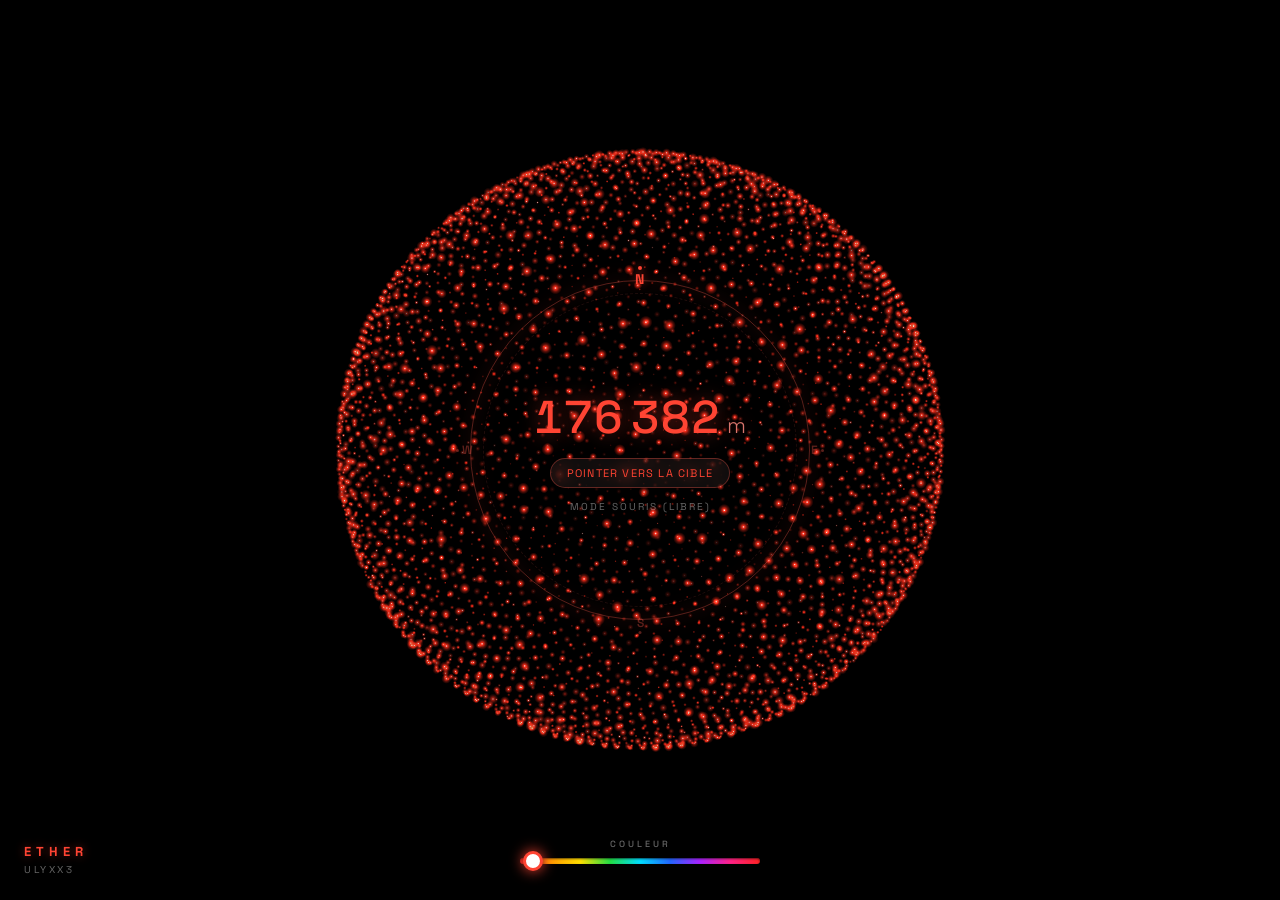
<file: index.html>
<!DOCTYPE html>
<html lang="fr">
<head>
    <meta charset="UTF-8">
    <meta name="viewport" content="width=device-width, initial-scale=1.0, maximum-scale=1.0, user-scalable=no">
    <title>Boussole Éthérée</title>
    
    <!-- Typographie moderne Space Grotesk pour un rendu minimaliste et futuriste -->
    <link rel="preconnect" href="https://fonts.googleapis.com">
    <link rel="preconnect" href="https://fonts.gstatic.com" crossorigin>
    <link href="https://fonts.googleapis.com/css2?family=Space+Grotesk:wght@300;400;500;700&display=swap" rel="stylesheet">
    
    <!-- Feuille de style principale -->
    <link rel="stylesheet" href="style.css?v=8">
</head>
<body>

    <!-- Canvas 2D plein écran pour la nébuleuse 3D de particules -->
    <canvas id="nebula-canvas" aria-hidden="true"></canvas>

    <!-- Vignette radiale sombre pour donner une impression de profondeur spatiale -->
    <div class="nebula-vignette" aria-hidden="true"></div>

    <!-- Signature en bas à gauche cliquable avec liens GitHub -->
    <div class="nebula-info" aria-label="Crédits et liens GitHub">
        <a href="https://github.com/lilouhldmnn" target="_blank" rel="noopener noreferrer" class="info-title" title="Profil GitHub de lilouhldmnn">ETHER</a>
        <a href="https://github.com/Ulyxx3" target="_blank" rel="noopener noreferrer" class="info-author" title="Profil GitHub de Ulyxx3">ULYXX3</a>
    </div>

    <!-- Cercle de la boussole fixé au centre exact de l'écran -->
    <div class="compass" id="compassContainer" role="region" aria-label="Boussole d'orientation">
        
        <!-- Cadran STRICTEMENT FIXE avec les 4 points cardinaux (N, E, S, W) -->
        <div class="compass-dial static-dial" id="compassDial" aria-hidden="true">
            <!-- Repère Nord (0° / Haut) -->
            <div class="cardinal cardinal-north">
                <span class="cardinal-indicator"></span>
                <span class="cardinal-label">N</span>
            </div>
            
            <!-- Repère Est (90° / Droite) -->
            <div class="cardinal cardinal-east">
                <span class="cardinal-label">E</span>
                <span class="cardinal-indicator"></span>
            </div>

            <!-- Repère Sud (180° / Bas) -->
            <div class="cardinal cardinal-south">
                <span class="cardinal-label">S</span>
                <span class="cardinal-indicator"></span>
            </div>

            <!-- Repère Ouest (270° / Gauche) -->
            <div class="cardinal cardinal-west">
                <span class="cardinal-indicator"></span>
                <span class="cardinal-label">W</span>
            </div>
        </div>

        <!-- Anneau géométrique statique avec lueur dynamique -->
        <div class="compass-circle"></div>

        <!-- Coeur de la boussole : affichage minimaliste du nombre de mètres jusqu'à la cible -->
        <div class="compass-core">
            <div id="distance" title="Distance jusqu'à la cible">
                <span id="distance-val">--</span><span class="unit">m</span>
            </div>
            
            <!-- Bouton de bascule de mode -->
            <button id="enableCompass" class="btn-activate">Pointer vers la cible</button>
            
            <!-- Statut discret -->
            <div id="gps-status" class="gps-status">Mode Veille</div>
        </div>

        <!-- Flèche géométrique invisible servant d'axe de repère -->
        <div class="arrow" aria-hidden="true"></div>
    </div>

    <!-- Slider de couleur situé en bas de la boussole -->
    <div class="slider-container" aria-label="Réglage de la couleur">
        <div class="slider-label">COULEUR</div>
        <div class="slider-track-wrap">
            <input 
                type="range" 
                id="colorSlider" 
                min="0" 
                max="360" 
                value="5" 
                step="1"
                aria-label="Changer la couleur de la nébuleuse et de la boussole"
            >
        </div>
    </div>

    <!-- Scripts de l'application -->
    <script src="dual.js?v=8"></script>
    <script src="nebula.js?v=8"></script>

</body>
</html>
</file>
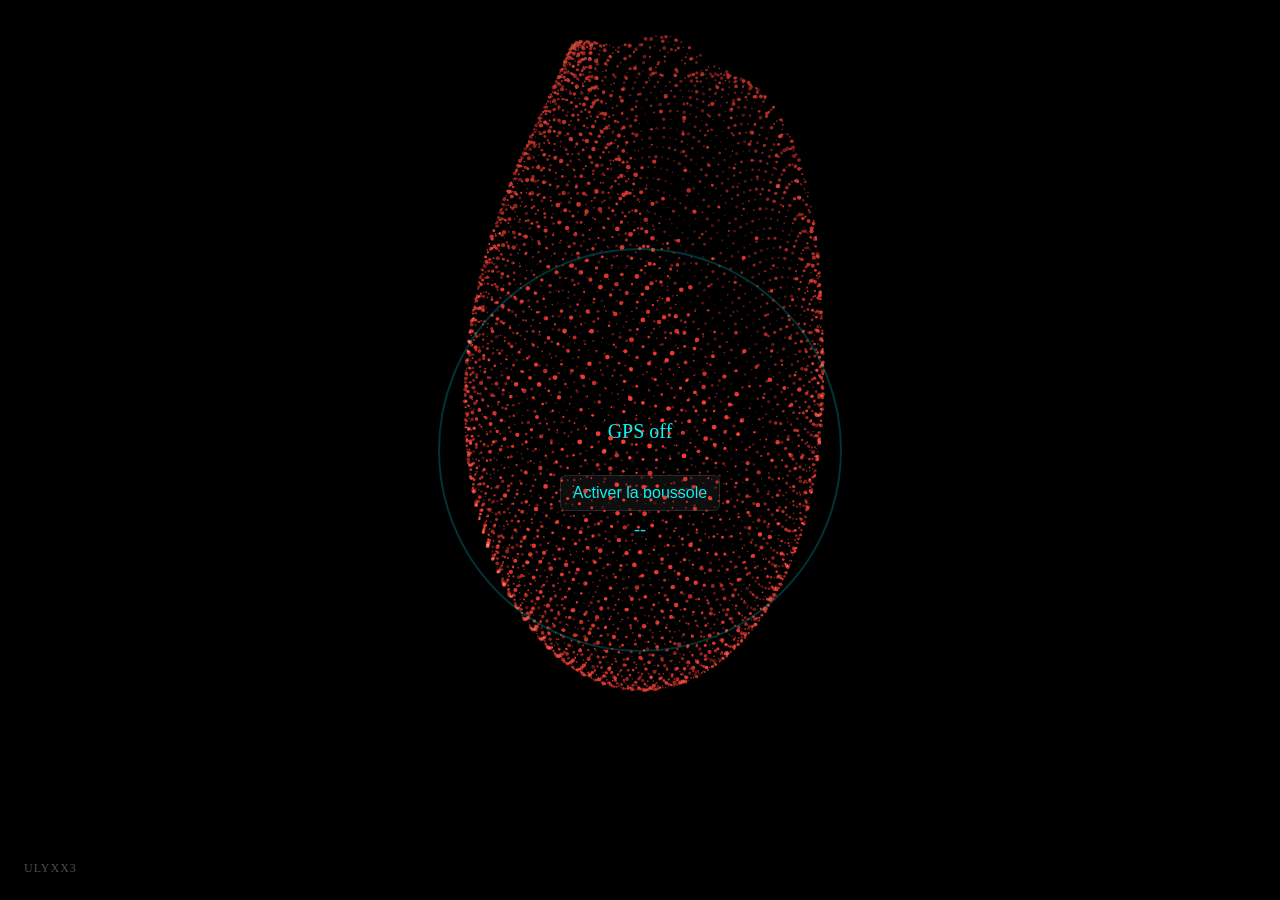
<file: archive/recent/index.html>
<!DOCTYPE html>
    <html lang="fr">
    <head>
        <meta charset="UTF-8">
        <meta name="viewport" content="width=device-width, initial-scale=1.0">
        <title>Boussole</title>
        <link rel="stylesheet" href="style.css">
        <!-- Nebula styles moved to style.css -->
    </head>
    <body>
    
        <div id="distance">-- m</div>
        <canvas id="nebula-canvas"></canvas>
        <div class="nebula-vignette"></div>
        <div class="nebula-info">Ulyxx3</div>
        <div class="compass">
            <div class="arrow"></div>
            <div class="compass-circle"></div>
        </div>
        <div class="info">
            <button id="enableCompass">Activer la boussole</button>
            <div id="heading">--</div>
            <pre id="debug" style="display:none; font-size: 10px; max-width: 300px;"></pre>
        </div>
            <script>
            // Load dual.js for GPS-only compass
            const script = document.createElement('script');
            script.src = 'dual.js';
            script.defer = true;
            document.body.appendChild(script);
            </script>
            <script src="nebula.js" defer></script>
    </body>
    </html>
</file>
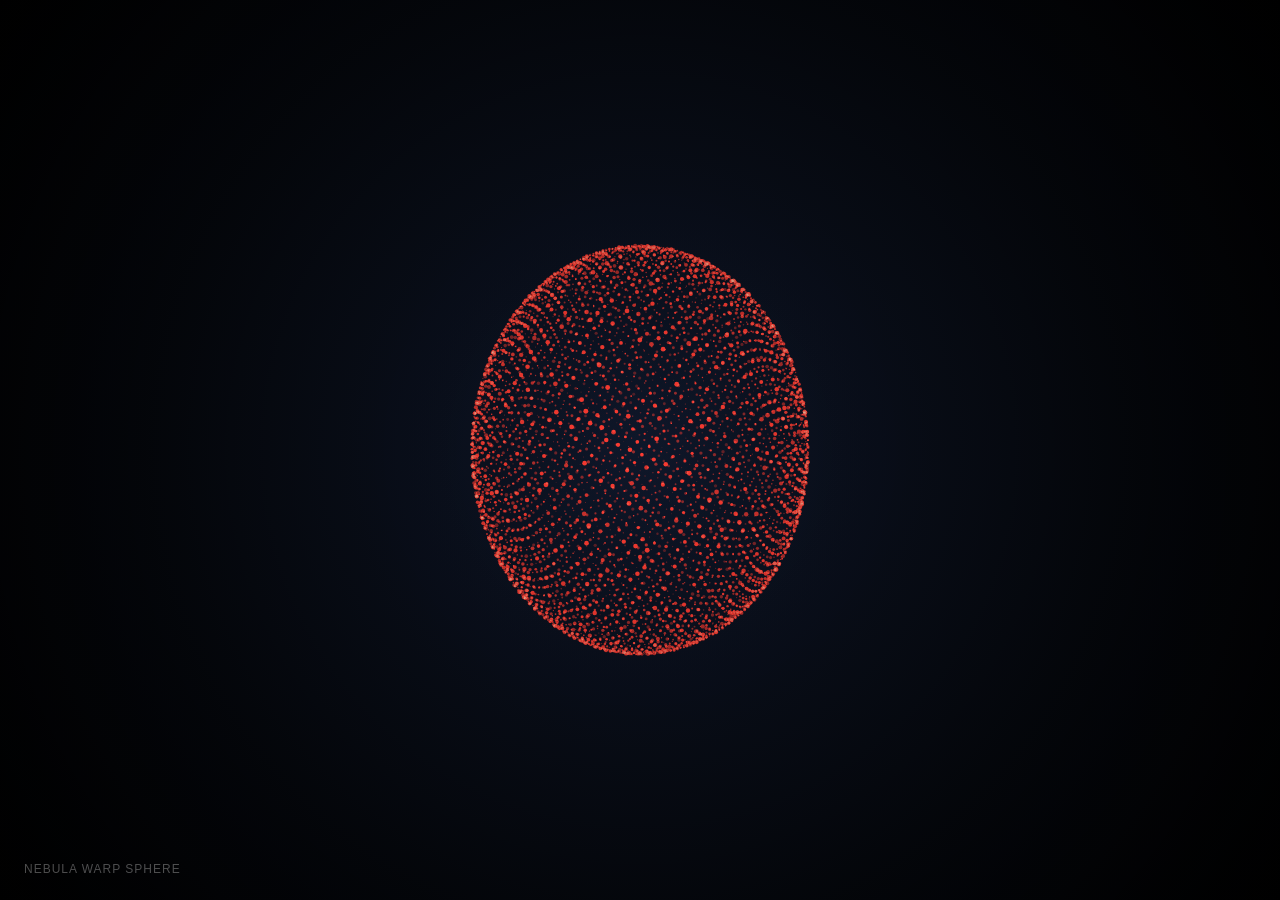
<file: archive/nebula-sphere-project.html>
<!DOCTYPE html>
<html lang="en">
<head>
    <meta charset="UTF-8">
    <meta name="viewport" content="width=device-width, initial-scale=1, maximum-scale=1, user-scalable=0">
    <style>
        body { 
            margin: 0; 
            padding: 0; 
            overflow: hidden; 
            background-color: #000;
            background: radial-gradient(circle at center, #0f172a 0%, #000 100%);
            font-family: -apple-system, BlinkMacSystemFont, "Segoe UI", Roboto, sans-serif;
        }
        canvas { 
            display: block; 
            width: 100vw; 
            height: 100vh;
            touch-action: none; 
            position: relative;
            z-index: 10;
        }
        .info {
            position: absolute;
            bottom: 24px;
            left: 24px;
            color: rgba(255, 255, 255, 0.3);
            font-size: 12px;
            letter-spacing: 1px;
            text-transform: uppercase;
            pointer-events: none;
            user-select: none;
            z-index: 20;
        }
        .vignette {
            position: absolute;
            inset: 0;
            pointer-events: none;
            background: radial-gradient(circle at center, transparent 0%, black 100%);
            opacity: 0.6;
            z-index: 15;
        }
    </style>
</head>
<body>
    <canvas id="nebula-canvas"></canvas>
    <div class="vignette"></div>
    <div class="info">Nebula Warp Sphere</div>
    <script>
    
(function() {
  class NebulaSphere {
    constructor(canvasId, options = {}) {
      this.canvas = document.getElementById(canvasId);
      if (!this.canvas) {
        console.error('Canvas not found:', canvasId);
        return;
      }
      
      // Merge defaults with user options
      this.config = { ...{"particleCount":5000,"baseRadius":200,"interactionRadius":1500,"warpStrength":6,"rotationSpeed":0.15,"colorTheme":"fire","hoverType":"attract"}, ...options };
      this.ctx = this.canvas.getContext('2d');
      this.particles = [];
      this.mouse = { x: 0, y: 0, isActive: false };
      
      // Physics Constants
      this.SPRING = 0.05;
      this.FRICTION = 0.90;
      this.Z_PERSPECTIVE = 800;
      
      this.init();
      this.bindEvents();
      this.animate();
    }

    init() {
      this.resize();
      this.particles = [];
      const { particleCount, baseRadius } = this.config;
      
      for (let i = 0; i < particleCount; i++) {
        // Spherical distribution
        const phi = Math.acos(1 - 2 * (i + 0.5) / particleCount);
        const theta = Math.PI * (1 + Math.sqrt(5)) * i;
        
        const x = baseRadius * Math.sin(phi) * Math.cos(theta);
        const y = baseRadius * Math.sin(phi) * Math.sin(theta);
        const z = baseRadius * Math.cos(phi);
        
        this.particles.push({
          baseX: x, baseY: y, baseZ: z,
          x: x, y: y, z: z,
          vx: 0, vy: 0, vz: 0,
          size: Math.random() * 1.5 + 0.5,
          alpha: Math.random() * 0.5 + 0.5
        });
      }
    }

    resize() {
      const dpr = window.devicePixelRatio || 1;
      const width = window.innerWidth;
      const height = window.innerHeight;
      
      this.canvas.width = width * dpr;
      this.canvas.height = height * dpr;
      this.canvas.style.width = width + 'px';
      this.canvas.style.height = height + 'px';
    }

    bindEvents() {
      window.addEventListener('resize', () => this.resize());
      
      const onMove = (e) => {
        const rect = this.canvas.getBoundingClientRect();
        const clientX = e.touches ? e.touches[0].clientX : e.clientX;
        const clientY = e.touches ? e.touches[0].clientY : e.clientY;
        this.mouse.x = clientX - rect.left;
        this.mouse.y = clientY - rect.top;
        this.mouse.isActive = true;
      };
      
      const onLeave = () => { this.mouse.isActive = false; };
      
      this.canvas.addEventListener('mousemove', onMove);
      this.canvas.addEventListener('touchmove', onMove, { passive: false });
      this.canvas.addEventListener('mouseleave', onLeave);
      this.canvas.addEventListener('touchend', onLeave);
    }

    animate() {
      const width = this.canvas.width;
      const height = this.canvas.height;
      const cx = width / 2;
      const cy = height / 2;
      
      this.ctx.clearRect(0, 0, width, height);
      this.ctx.globalCompositeOperation = 'lighter';
      
      // Theme Colors
      let r=180, g=200, b=255;
      if (this.config.colorTheme === 'purple') { r=200; g=100; b=255; }
      else if (this.config.colorTheme === 'fire') { r=255; g=60; b=50; }
      else if (this.config.colorTheme === 'white') { r=220; g=220; b=220; }
      
      const time = Date.now() * 0.001 * this.config.rotationSpeed;
      
      // Mouse Rotation Influence
      const mouseRelX = (this.mouse.x * (width / this.canvas.offsetWidth)) - cx;
      const mouseRelY = (this.mouse.y * (height / this.canvas.offsetHeight)) - cy;
      const rotX = this.mouse.isActive ? mouseRelY * 0.0001 : 0;
      const rotY = this.mouse.isActive ? mouseRelX * 0.0001 : 0;

      this.particles.forEach(p => {
        // 1. Rotation
        let tx = p.baseX * Math.cos(time) - p.baseZ * Math.sin(time);
        let tz = p.baseX * Math.sin(time) + p.baseZ * Math.cos(time);
        let ty = p.baseY;

        // Mouse Tilt
        if (this.mouse.isActive) {
          let mx = tx * Math.cos(rotY) - tz * Math.sin(rotY);
          let mz = tx * Math.sin(rotY) + tz * Math.cos(rotY);
          tx = mx; tz = mz;
          let my = ty * Math.cos(rotX) - tz * Math.sin(rotX);
          mz = ty * Math.sin(rotX) + tz * Math.cos(rotX);
          ty = my; tz = mz;
        }

        // 2. Physics (Spring)
        p.vx += (tx - p.x) * this.SPRING;
        p.vy += (ty - p.y) * this.SPRING;
        p.vz += (tz - p.z) * this.SPRING;

        // 3. Interaction
        const scale = this.Z_PERSPECTIVE / (this.Z_PERSPECTIVE + p.z);
        const sx = cx + p.x * scale;
        const sy = cy + p.y * scale;

        if (this.mouse.isActive) {
           const dx = sx - (this.mouse.x * (width/this.canvas.offsetWidth));
           const dy = sy - (this.mouse.y * (height/this.canvas.offsetHeight));
           const dist = Math.sqrt(dx*dx + dy*dy);
           
           if (dist < this.config.interactionRadius) {
             const force = (this.config.interactionRadius - dist) / this.config.interactionRadius;
             const angle = Math.atan2(dy, dx);
             
             let fx=0, fy=0, fz=0;
             const str = this.config.warpStrength;
             
             if (this.config.hoverType === 'attract') {
                fx = -Math.cos(angle) * force * str;
                fy = -Math.sin(angle) * force * str;
                fz = force * str * 0.5;
             } else if (this.config.hoverType === 'swirl') {
                fx = -Math.sin(angle) * force * str;
                fy = Math.cos(angle) * force * str;
             } else {
                // Repel
                fx = Math.cos(angle) * force * str;
                fy = Math.sin(angle) * force * str;
                fz = -force * str * 0.5;
             }
             
             p.vx += fx; p.vy += fy; p.vz += fz;
           }
        }

        // Apply
        p.x += p.vx; p.y += p.vy; p.z += p.vz;
        p.vx *= this.FRICTION; p.vy *= this.FRICTION; p.vz *= this.FRICTION;

        // 4. Draw
        const finalScale = this.Z_PERSPECTIVE / (this.Z_PERSPECTIVE + p.z);
        if (p.z > -this.Z_PERSPECTIVE + 10 && finalScale > 0) {
           const alpha = Math.min(1, Math.max(0.1, (finalScale * p.alpha) - (p.z/1000)));
           this.ctx.beginPath();
           this.ctx.arc(cx + p.x * finalScale, cy + p.y * finalScale, p.size * finalScale, 0, Math.PI * 2);
           this.ctx.fillStyle = `rgba(${r},${g},${b},${alpha})`;
           this.ctx.fill();
        }
      });
      
      this.animationId = requestAnimationFrame(() => this.animate());
    }
  }
  
  // Start the simulation
  new NebulaSphere('nebula-canvas');
})();
    
    </script>
</body>
</html>
</file>
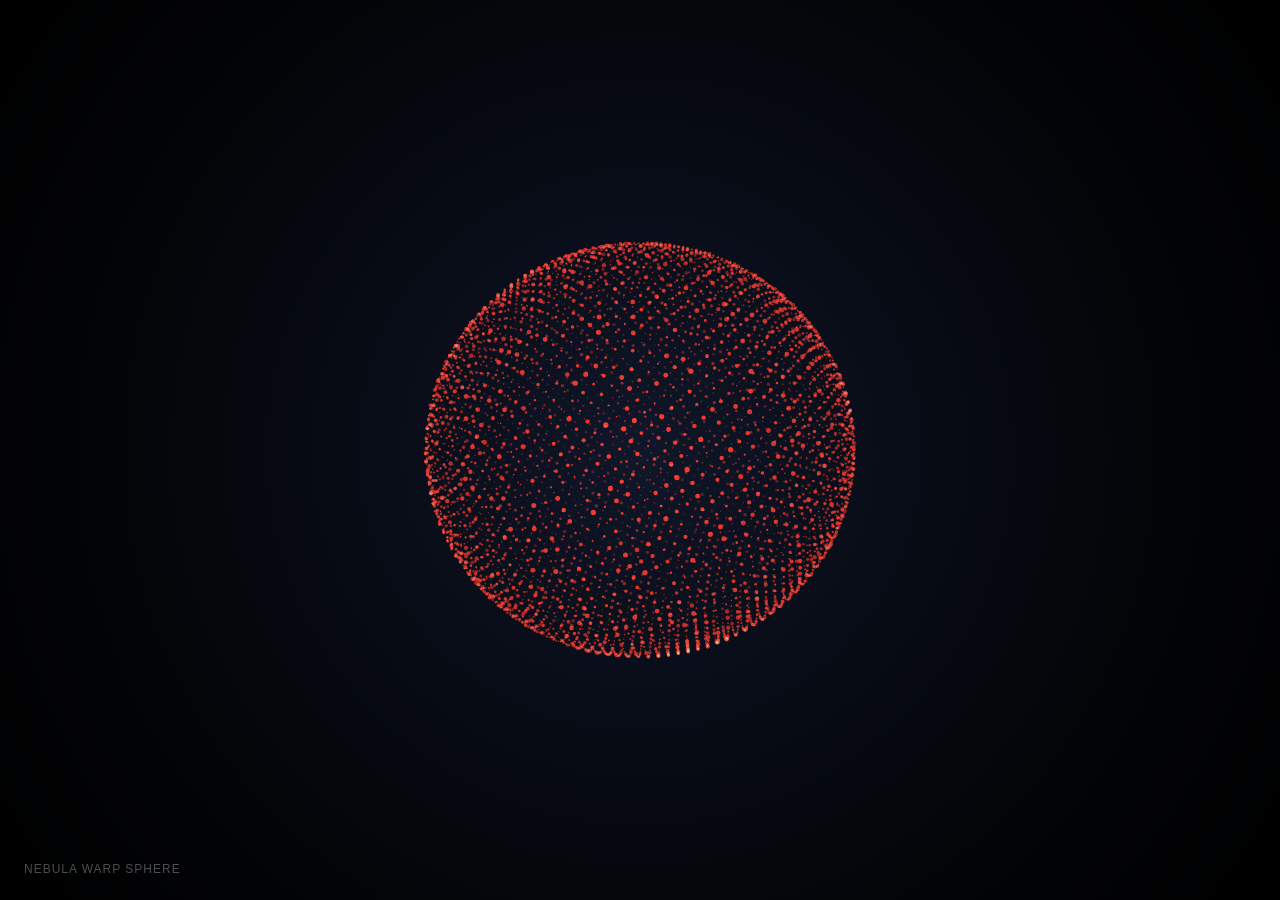
<file: archive/nebula-sphere-project2.html>
<!DOCTYPE html>
<html lang="en">
<head>
    <meta charset="UTF-8">
    <meta name="viewport" content="width=device-width, initial-scale=1, maximum-scale=1, user-scalable=0">
    <style>
        body { 
            margin: 0; 
            padding: 0; 
            overflow: hidden; 
            background-color: #000;
            background: radial-gradient(circle at center, #0f172a 0%, #000 100%);
            font-family: -apple-system, BlinkMacSystemFont, "Segoe UI", Roboto, sans-serif;
        }
        canvas { 
            display: block; 
            width: 100vw; 
            height: 100vh;
            touch-action: none; 
            position: relative;
            z-index: 10;
        }
        .info {
            position: absolute;
            bottom: 24px;
            left: 24px;
            color: rgba(255, 255, 255, 0.3);
            font-size: 12px;
            letter-spacing: 1px;
            text-transform: uppercase;
            pointer-events: none;
            user-select: none;
            z-index: 20;
        }
        .vignette {
            position: absolute;
            inset: 0;
            pointer-events: none;
            background: radial-gradient(circle at center, transparent 0%, black 100%);
            opacity: 0.6;
            z-index: 15;
        }
    </style>
</head>
<body>
    <canvas id="nebula-canvas"></canvas>
    <div class="vignette"></div>
    <div class="info">Nebula Warp Sphere</div>
    <script>
    
(function() {
  class NebulaSphere {
    constructor(canvasId, options = {}) {
      this.canvas = document.getElementById(canvasId);
      if (!this.canvas) {
        console.error('Canvas not found:', canvasId);
        return;
      }
      
      // Merge defaults with user options
      this.config = { ...{"particleCount":5000,"baseRadius":200,"interactionRadius":1500,"warpStrength":6,"rotationSpeed":0.15,"colorTheme":"fire","hoverType":"attract"}, ...options };
      this.ctx = this.canvas.getContext('2d');
      this.particles = [];
      this.mouse = { x: 0, y: 0, isActive: false };
      // If a DOM element `.arrow` exists (e.g. a compass needle), use its tip as the interaction source
      this.needleElem = document.querySelector('.arrow');
      this.useNeedleTip = !!this.needleElem;
      
      // Physics Constants
      this.SPRING = 0.05;
      this.FRICTION = 0.90;
      this.Z_PERSPECTIVE = 800;
      
      this.init();
      this.bindEvents();
      this.animate();
    }

    init() {
      this.resize();
      this.particles = [];
      const { particleCount, baseRadius } = this.config;
      
      for (let i = 0; i < particleCount; i++) {
        // Spherical distribution
        const phi = Math.acos(1 - 2 * (i + 0.5) / particleCount);
        const theta = Math.PI * (1 + Math.sqrt(5)) * i;
        
        const x = baseRadius * Math.sin(phi) * Math.cos(theta);
        const y = baseRadius * Math.sin(phi) * Math.sin(theta);
        const z = baseRadius * Math.cos(phi);
        
        this.particles.push({
          baseX: x, baseY: y, baseZ: z,
          x: x, y: y, z: z,
          vx: 0, vy: 0, vz: 0,
          size: Math.random() * 1.5 + 0.5,
          alpha: Math.random() * 0.5 + 0.5
        });
      }
    }

    resize() {
      const dpr = window.devicePixelRatio || 1;
      const width = window.innerWidth;
      const height = window.innerHeight;
      
      this.canvas.width = width * dpr;
      this.canvas.height = height * dpr;
      this.canvas.style.width = width + 'px';
      this.canvas.style.height = height + 'px';
    }

    bindEvents() {
      window.addEventListener('resize', () => this.resize());
      
      const onMove = (e) => {
        const rect = this.canvas.getBoundingClientRect();
        const clientX = e.touches ? e.touches[0].clientX : e.clientX;
        const clientY = e.touches ? e.touches[0].clientY : e.clientY;
        this.mouse.x = clientX - rect.left;
        this.mouse.y = clientY - rect.top;
        this.mouse.isActive = true;
      };
      
      const onLeave = () => { this.mouse.isActive = false; };
      
      this.canvas.addEventListener('mousemove', onMove);
      this.canvas.addEventListener('touchmove', onMove, { passive: false });
      this.canvas.addEventListener('mouseleave', onLeave);
      this.canvas.addEventListener('touchend', onLeave);
    }

    animate() {
      const width = this.canvas.width;
      const height = this.canvas.height;
      const cx = width / 2;
      const cy = height / 2;
      
      this.ctx.clearRect(0, 0, width, height);
      this.ctx.globalCompositeOperation = 'lighter';
      
      // Theme Colors
      let r=180, g=200, b=255;
      if (this.config.colorTheme === 'purple') { r=200; g=100; b=255; }
      else if (this.config.colorTheme === 'fire') { r=255; g=60; b=50; }
      else if (this.config.colorTheme === 'white') { r=220; g=220; b=220; }
      
      const time = Date.now() * 0.001 * this.config.rotationSpeed;
      
      // Determine interaction source: needle tip overrides mouse if present
      if (this.useNeedleTip && this.needleElem) {
        const nr = this.needleElem.getBoundingClientRect();
        // approximate tip position: horizontal center, bottom of element
        const tipX = nr.left + nr.width / 2;
        const tipY = nr.top + nr.height;
        this.mouse.x = tipX;
        this.mouse.y = tipY;
        this.mouse.isActive = true;
      }

      // Mouse / Needle Rotation Influence
      const mouseRelX = (this.mouse.x * (width / this.canvas.offsetWidth)) - cx;
      const mouseRelY = (this.mouse.y * (height / this.canvas.offsetHeight)) - cy;
      const rotX = this.mouse.isActive ? mouseRelY * 0.0001 : 0;
      const rotY = this.mouse.isActive ? mouseRelX * 0.0001 : 0;

      this.particles.forEach(p => {
        // 1. Rotation
        let tx = p.baseX * Math.cos(time) - p.baseZ * Math.sin(time);
        let tz = p.baseX * Math.sin(time) + p.baseZ * Math.cos(time);
        let ty = p.baseY;

        // Mouse Tilt
        if (this.mouse.isActive) {
          let mx = tx * Math.cos(rotY) - tz * Math.sin(rotY);
          let mz = tx * Math.sin(rotY) + tz * Math.cos(rotY);
          tx = mx; tz = mz;
          let my = ty * Math.cos(rotX) - tz * Math.sin(rotX);
          mz = ty * Math.sin(rotX) + tz * Math.cos(rotX);
          ty = my; tz = mz;
        }

        // 2. Physics (Spring)
        p.vx += (tx - p.x) * this.SPRING;
        p.vy += (ty - p.y) * this.SPRING;
        p.vz += (tz - p.z) * this.SPRING;

        // 3. Interaction
        const scale = this.Z_PERSPECTIVE / (this.Z_PERSPECTIVE + p.z);
        const sx = cx + p.x * scale;
        const sy = cy + p.y * scale;

        if (this.mouse.isActive) {
           const dx = sx - (this.mouse.x * (width/this.canvas.offsetWidth));
           const dy = sy - (this.mouse.y * (height/this.canvas.offsetHeight));
           const dist = Math.sqrt(dx*dx + dy*dy);
           
           if (dist < this.config.interactionRadius) {
             const force = (this.config.interactionRadius - dist) / this.config.interactionRadius;
             const angle = Math.atan2(dy, dx);
             
             let fx=0, fy=0, fz=0;
             const str = this.config.warpStrength;
             
             if (this.config.hoverType === 'attract') {
                fx = -Math.cos(angle) * force * str;
                fy = -Math.sin(angle) * force * str;
                fz = force * str * 0.5;
             } else if (this.config.hoverType === 'swirl') {
                fx = -Math.sin(angle) * force * str;
                fy = Math.cos(angle) * force * str;
             } else {
                // Repel
                fx = Math.cos(angle) * force * str;
                fy = Math.sin(angle) * force * str;
                fz = -force * str * 0.5;
             }
             
             p.vx += fx; p.vy += fy; p.vz += fz;
           }
        }

        // Apply
        p.x += p.vx; p.y += p.vy; p.z += p.vz;
        p.vx *= this.FRICTION; p.vy *= this.FRICTION; p.vz *= this.FRICTION;

        // 4. Draw
        const finalScale = this.Z_PERSPECTIVE / (this.Z_PERSPECTIVE + p.z);
        if (p.z > -this.Z_PERSPECTIVE + 10 && finalScale > 0) {
           const alpha = Math.min(1, Math.max(0.1, (finalScale * p.alpha) - (p.z/1000)));
           this.ctx.beginPath();
           this.ctx.arc(cx + p.x * finalScale, cy + p.y * finalScale, p.size * finalScale, 0, Math.PI * 2);
           this.ctx.fillStyle = `rgba(${r},${g},${b},${alpha})`;
           this.ctx.fill();
        }
      });
      
      this.animationId = requestAnimationFrame(() => this.animate());
    }
  }
  
  // Start the simulation
  new NebulaSphere('nebula-canvas');
})();
    
    </script>
</body>
</html>
</file>
<file: style.css>
/* ==========================================================================
   BOUSSOLE ÉTHÉRÉE - DESIGN MINIMALISTE & PARTICULES NÉBULEUSES
   ========================================================================== */

/* --------------------------------------------------------------------------
   Variables CSS globales dynamiques (pilotées par le slider de couleur)
   -------------------------------------------------------------------------- */
:root {
    /* Teinte de base HSL (5 = rouge nébuleuse incandescent par défaut) */
    --theme-hue: 5;
    
    /* Déclinaisons de couleur synchronisées avec le slider */
    --theme-color: hsl(var(--theme-hue), 100%, 60%);
    --theme-color-bright: hsl(var(--theme-hue), 100%, 75%);
    --theme-color-glow: hsla(var(--theme-hue), 100%, 60%, 0.45);
    --theme-color-subtle: hsla(var(--theme-hue), 100%, 65%, 0.35);
    --theme-color-dim: hsla(var(--theme-hue), 100%, 60%, 0.08);

    --font-family: 'Space Grotesk', -apple-system, BlinkMacSystemFont, "Segoe UI", Roboto, sans-serif;
}

/* Réinitialisation globale pour une interface plein écran fluide */
*, *::before, *::after {
    box-sizing: border-box;
    margin: 0;
    padding: 0;
}

html, body {
    width: 100%;
    height: 100%;
    overflow: hidden;
    background-color: #000000;
    color: #ffffff;
    font-family: var(--font-family);
    user-select: none;
    -webkit-user-select: none;
    touch-action: manipulation;
}

/* --------------------------------------------------------------------------
   Canvas & Vignette de fond
   -------------------------------------------------------------------------- */
canvas#nebula-canvas {
    display: block;
    position: fixed;
    top: 0;
    left: 0;
    width: 100vw;
    height: 100vh;
    touch-action: none;
    z-index: 1;
    pointer-events: none;
}

/* Vignette radiale sombre pour accentuer le contraste spatial */
.nebula-vignette {
    position: fixed;
    inset: 0;
    pointer-events: none;
    background: radial-gradient(circle at center, transparent 30%, rgba(0, 0, 0, 0.88) 100%);
    z-index: 2;
}

/* --------------------------------------------------------------------------
   Signature en bas à gauche avec liens cliquables (ETHER & ULYXX3)
   -------------------------------------------------------------------------- */
.nebula-info {
    position: fixed;
    bottom: 24px;
    left: 24px;
    display: flex;
    flex-direction: column;
    gap: 3px;
    pointer-events: auto; /* Active les clics sur les liens */
    z-index: 30;
    font-family: var(--font-family);
}

.info-title {
    display: inline-block;
    font-size: 13px;
    font-weight: 700;
    letter-spacing: 5px;
    text-transform: uppercase;
    color: var(--theme-color);
    text-shadow: 0 0 10px var(--theme-color-glow);
    text-decoration: none;
    cursor: pointer;
    transition: color 0.15s ease, text-shadow 0.15s ease, opacity 0.2s ease, transform 0.2s ease;
}

.info-title:hover {
    opacity: 0.85;
    transform: translateX(2px);
}

.info-author {
    display: inline-block;
    font-size: 10px;
    font-weight: 400;
    letter-spacing: 2.5px;
    text-transform: uppercase;
    color: rgba(255, 255, 255, 0.4);
    text-decoration: none;
    cursor: pointer;
    transition: color 0.2s ease, opacity 0.2s ease, transform 0.2s ease;
}

.info-author:hover {
    color: #ffffff;
    opacity: 1;
    transform: translateX(2px);
}

/* --------------------------------------------------------------------------
   Boussole - Fixée au centre exact de la vue (parfaitement concentrique)
   -------------------------------------------------------------------------- */
.compass {
    position: fixed;
    top: 50%;
    left: 50%;
    transform: translate(-50%, -50%);
    width: min(65vw, 340px);
    aspect-ratio: 1;
    border-radius: 50%;
    display: flex;
    align-items: center;
    justify-content: center;
    z-index: 10;
    cursor: default;
}

/* Anneau circulaire statique avec lueur dynamique */
.compass-circle {
    position: absolute;
    inset: 0;
    border-radius: 50%;
    border: 1.5px solid var(--theme-color-subtle);
    box-shadow: 
        0 0 25px var(--theme-color-dim),
        inset 0 0 25px var(--theme-color-dim);
    transition: border-color 0.15s ease, box-shadow 0.15s ease;
    pointer-events: none;
}

/* Anneau intérieur pointillé très discret pour accentuer le style instrument */
.compass-circle::after {
    content: '';
    position: absolute;
    inset: 12px;
    border-radius: 50%;
    border: 1px dashed hsla(var(--theme-hue), 100%, 70%, 0.12);
    transition: border-color 0.15s ease;
}

/* --------------------------------------------------------------------------
   Cadran STRICTEMENT STATIQUE avec les 4 points cardinaux (N, E, S, W)
   Ce cadran NE TOURNE JAMAIS pour servir de repère fixe absolu.
   -------------------------------------------------------------------------- */
.compass-dial.static-dial {
    position: absolute;
    inset: -14px; /* Déborde légèrement du cercle principal pour bien s'emboîter avec la nébuleuse */
    border-radius: 50%;
    pointer-events: none;
    transform: none !important; /* Reste STRICTEMENT STATIQUE */
    z-index: 3;
}

/* Style de base des repères cardinaux */
.cardinal {
    position: absolute;
    display: flex;
    align-items: center;
    justify-content: center;
    font-family: var(--font-family);
    line-height: 1;
}

/* 1. NORD (N) : Haut / 0° */
.cardinal-north {
    top: 0;
    left: 50%;
    transform: translateX(-50%);
    flex-direction: column;
    gap: 2px;
}

.cardinal-north .cardinal-label {
    font-size: 14px;
    font-weight: 700;
    letter-spacing: 1px;
    color: var(--theme-color);
    text-shadow: 0 0 8px var(--theme-color-glow);
    transition: color 0.15s ease, text-shadow 0.15s ease;
}

.cardinal-north .cardinal-indicator {
    width: 4px;
    height: 4px;
    border-radius: 50%;
    background: var(--theme-color);
    box-shadow: 0 0 8px var(--theme-color);
    transition: background 0.15s ease, box-shadow 0.15s ease;
}

/* 2. EST (E) : Droite / 90° */
.cardinal-east {
    right: 0;
    top: 50%;
    transform: translateY(-50%);
    flex-direction: row;
    gap: 3px;
}

.cardinal-east .cardinal-label {
    font-size: 12px;
    font-weight: 600;
    color: var(--theme-color-subtle);
    transition: color 0.15s ease;
}

.cardinal-east .cardinal-indicator {
    width: 3px;
    height: 3px;
    border-radius: 50%;
    background: var(--theme-color-subtle);
    transition: background 0.15s ease;
}

/* 3. SUD (S) : Bas / 180° */
.cardinal-south {
    bottom: 0;
    left: 50%;
    transform: translateX(-50%);
    flex-direction: column;
    gap: 2px;
}

.cardinal-south .cardinal-label {
    font-size: 12px;
    font-weight: 600;
    color: var(--theme-color-subtle);
    transition: color 0.15s ease;
}

.cardinal-south .cardinal-indicator {
    width: 3px;
    height: 3px;
    border-radius: 50%;
    background: var(--theme-color-subtle);
    transition: background 0.15s ease;
}

/* 4. OUEST (W) : Gauche / 270° */
.cardinal-west {
    left: 0;
    top: 50%;
    transform: translateY(-50%);
    flex-direction: row;
    gap: 3px;
}

.cardinal-west .cardinal-label {
    font-size: 12px;
    font-weight: 600;
    color: var(--theme-color-subtle);
    transition: color 0.15s ease;
}

.cardinal-west .cardinal-indicator {
    width: 3px;
    height: 3px;
    border-radius: 50%;
    background: var(--theme-color-subtle);
    transition: background 0.15s ease;
}

/* --------------------------------------------------------------------------
   Centre de la boussole : Distance en mètres uniquement
   -------------------------------------------------------------------------- */
.compass-core {
    position: relative;
    display: flex;
    flex-direction: column;
    align-items: center;
    justify-content: center;
    text-align: center;
    gap: 12px;
    z-index: 12;
}

/* Affichage principal des mètres */
#distance {
    font-size: clamp(34px, 8vw, 46px);
    font-weight: 500;
    letter-spacing: 1px;
    color: var(--theme-color);
    text-shadow: 0 0 20px var(--theme-color-glow);
    display: flex;
    align-items: baseline;
    justify-content: center;
    gap: 6px;
    transition: color 0.15s ease, text-shadow 0.15s ease;
    font-variant-numeric: tabular-nums;
}

#distance .unit {
    font-size: clamp(16px, 4vw, 22px);
    font-weight: 300;
    opacity: 0.85;
    color: var(--theme-color-bright);
}

/* Bouton de bascule de mode */
.btn-activate {
    display: inline-block;
    background: rgba(255, 255, 255, 0.05);
    color: var(--theme-color);
    border: 1px solid var(--theme-color-subtle);
    padding: 7px 16px;
    border-radius: 20px;
    font-size: 11px;
    font-family: var(--font-family);
    letter-spacing: 1.2px;
    text-transform: uppercase;
    cursor: pointer;
    backdrop-filter: blur(8px);
    -webkit-backdrop-filter: blur(8px);
    transition: all 0.25s ease;
    box-shadow: 0 2px 10px rgba(0, 0, 0, 0.3);
}

.btn-activate:hover {
    background: rgba(255, 255, 255, 0.12);
    border-color: var(--theme-color);
    box-shadow: 0 0 15px var(--theme-color-glow);
    transform: translateY(-1px);
}

.btn-activate.active-mode {
    border-color: var(--theme-color);
    background: hsla(var(--theme-hue), 100%, 60%, 0.15);
    box-shadow: 0 0 12px var(--theme-color-glow);
}

/* Statut du mode discret */
.gps-status {
    font-size: 10px;
    letter-spacing: 2px;
    text-transform: uppercase;
    color: rgba(255, 255, 255, 0.4);
    transition: opacity 0.4s ease;
}

/* Repère d'angle invisible pour nebula.js */
.arrow {
    position: absolute;
    top: 50%;
    left: 50%;
    width: 0;
    height: 0;
    opacity: 0;
    pointer-events: none;
    transform: translate(-50%, -50%) rotate(0deg);
}

/* --------------------------------------------------------------------------
   Slider de Couleur - Positionné proprement en bas de la boussole
   -------------------------------------------------------------------------- */
.slider-container {
    position: fixed;
    bottom: 36px;
    left: 50%;
    transform: translateX(-50%);
    display: flex;
    flex-direction: column;
    align-items: center;
    gap: 8px;
    width: min(65vw, 240px);
    z-index: 25;
}

.slider-label {
    font-size: 9px;
    letter-spacing: 3px;
    text-transform: uppercase;
    color: rgba(255, 255, 255, 0.4);
    font-weight: 500;
}

.slider-track-wrap {
    width: 100%;
    display: flex;
    align-items: center;
}

/* Style personnalisé du range input */
#colorSlider {
    -webkit-appearance: none;
    appearance: none;
    width: 100%;
    height: 6px;
    border-radius: 999px;
    outline: none;
    cursor: pointer;
    background: linear-gradient(
        to right,
        #ff2222,
        #ff9900,
        #ffdd00,
        #22dd44,
        #00ddff,
        #2266ff,
        #aa22ff,
        #ff2288,
        #ff2222
    );
    box-shadow: 0 0 12px rgba(0, 0, 0, 0.9), inset 0 1px 2px rgba(0, 0, 0, 0.6);
}

/* Curseur (Thumb) WebKit (Chrome, Edge, Safari) */
#colorSlider::-webkit-slider-thumb {
    -webkit-appearance: none;
    appearance: none;
    width: 20px;
    height: 20px;
    border-radius: 50%;
    background: #ffffff;
    border: 3px solid var(--theme-color);
    box-shadow: 
        0 0 14px var(--theme-color), 
        0 2px 6px rgba(0, 0, 0, 0.8);
    cursor: pointer;
    transition: transform 0.15s ease, border-color 0.15s ease, box-shadow 0.15s ease;
}

#colorSlider::-webkit-slider-thumb:hover {
    transform: scale(1.2);
}

#colorSlider::-webkit-slider-thumb:active {
    transform: scale(1.3);
}

/* Curseur (Thumb) Firefox */
#colorSlider::-moz-range-thumb {
    width: 20px;
    height: 20px;
    border-radius: 50%;
    background: #ffffff;
    border: 3px solid var(--theme-color);
    box-shadow: 
        0 0 14px var(--theme-color), 
        0 2px 6px rgba(0, 0, 0, 0.8);
    cursor: pointer;
    transition: transform 0.15s ease, border-color 0.15s ease, box-shadow 0.15s ease;
}

#colorSlider::-moz-range-thumb:hover {
    transform: scale(1.2);
}

#colorSlider::-moz-range-thumb:active {
    transform: scale(1.3);
}

#colorSlider::-moz-focus-outer {
    border: 0;
}
</file>
<file: archive/recent/style.css>
body {
    background-color: black;
    display: flex;
    justify-content: center;
    align-items: center;
    height: 100vh;
    margin: 0;
    flex-direction: column;
}

h1 {
    color: rgb(8, 255, 255);
    text-align: center;
    position: absolute;
    top: 20px;
}

#distance {
    color: rgb(8, 255, 255);
    margin-top: 60px;
    margin-bottom: 12px;
    font-size: 20px;
    text-align: center;
}
.compass {
    width: min(50vw, 400px);
    height: auto;
    aspect-ratio: 1;
    border-radius: 50%;
    /* Fix compass to viewport center so it aligns with nebula canvas center */
    position: fixed;
    top: 50%;
    left: 50%;
    transform: translate(-50%, -50%);
    z-index: 10; /* above nebula */
}

.arrow {

  position: absolute;
  bottom: 0;
  left: 50%;
  width: 0;
  height: 0;
  border-left: 20px solid transparent;
  border-right: 20px solid transparent;
  border-top: 150px solid rgb(255, 0, 0); /* pointe vers le haut */
  transform: translateX(-50%) rotate(0deg);
  transform-origin: 50% 100%; /* pivot en bas */
  z-index: 3;
  opacity: 0;   /* complètement invisible */
}

.arrow {
  display: none;
}

/* Supprime .arrow::after si tu veux éviter l'ombre noire */
.arrow::after {
  display: none; /* ou supprime complètement cette règle */
}

.north-arrow {
    display: none; /* Removed: GPS-only compass */
}
 
.arrow::after {
    content: '';
    position: absolute;
    width: 0;
    height: 0;
    border-left: 20px solid transparent;
    border-right: 20px solid transparent;
    border-top: 150px solid rgb(0, 0, 0);
  top: 150px;
   left: -20px;
}




/* Cercle gris en fond pour l'aiguille (simplifié) */
.compass-circle {
    position: absolute;
    top: 50%;
    left: 50%;
    transform: translate(-50%, -50%);
    width: 100%;
    height: 100%;
    border-radius: 50%;
    border: 2px solid rgba(8,255,255,0.2);
    z-index: 1;
    pointer-events: none;
}

.info {
    margin-top: 20px;
    color: rgb(8, 255, 255);
    text-align: center;
}

#enableCompass {
    background: rgba(255,255,255,0.06);
    color: rgb(8,255,255);
    border: 1px solid rgba(255,255,255,0.12);
    padding: 8px 12px;
    border-radius: 6px;
    font-size: 16px;
    cursor: pointer;
}

#debug {
    margin-top: 8px;
    text-align: left;
    max-width: 320px;
    background: rgba(0,0,0,0.6);
    color: #0ff;
    padding: 8px;
    border-radius: 6px;
    font-size: 12px;
    white-space: pre-wrap;
}

#heading {
    margin-top: 8px;
    font-size: 18px;
}

/* Nebula background styles (moved from index.html) */
canvas#nebula-canvas { 
    display: block; 
    position: fixed;
    top: 0; left: 0;
    width: 100vw; 
    height: 100vh;
    touch-action: none; 
    z-index: 0;
    pointer-events: none;
}
.nebula-vignette {
    position: fixed;
    inset: 0;
    pointer-events: none;
    background: radial-gradient(circle at center, transparent 0%, black 100%);
    opacity: 0.6;
    z-index: 1;
}
.nebula-info {
    position: fixed;
    bottom: 24px;
    left: 24px;
    color: rgba(255,255,255,0.3);
    font-size: 12px;
    letter-spacing: 1px;
    text-transform: uppercase;
    pointer-events: none;
    user-select: none;
    z-index: 5;
}
</file>
